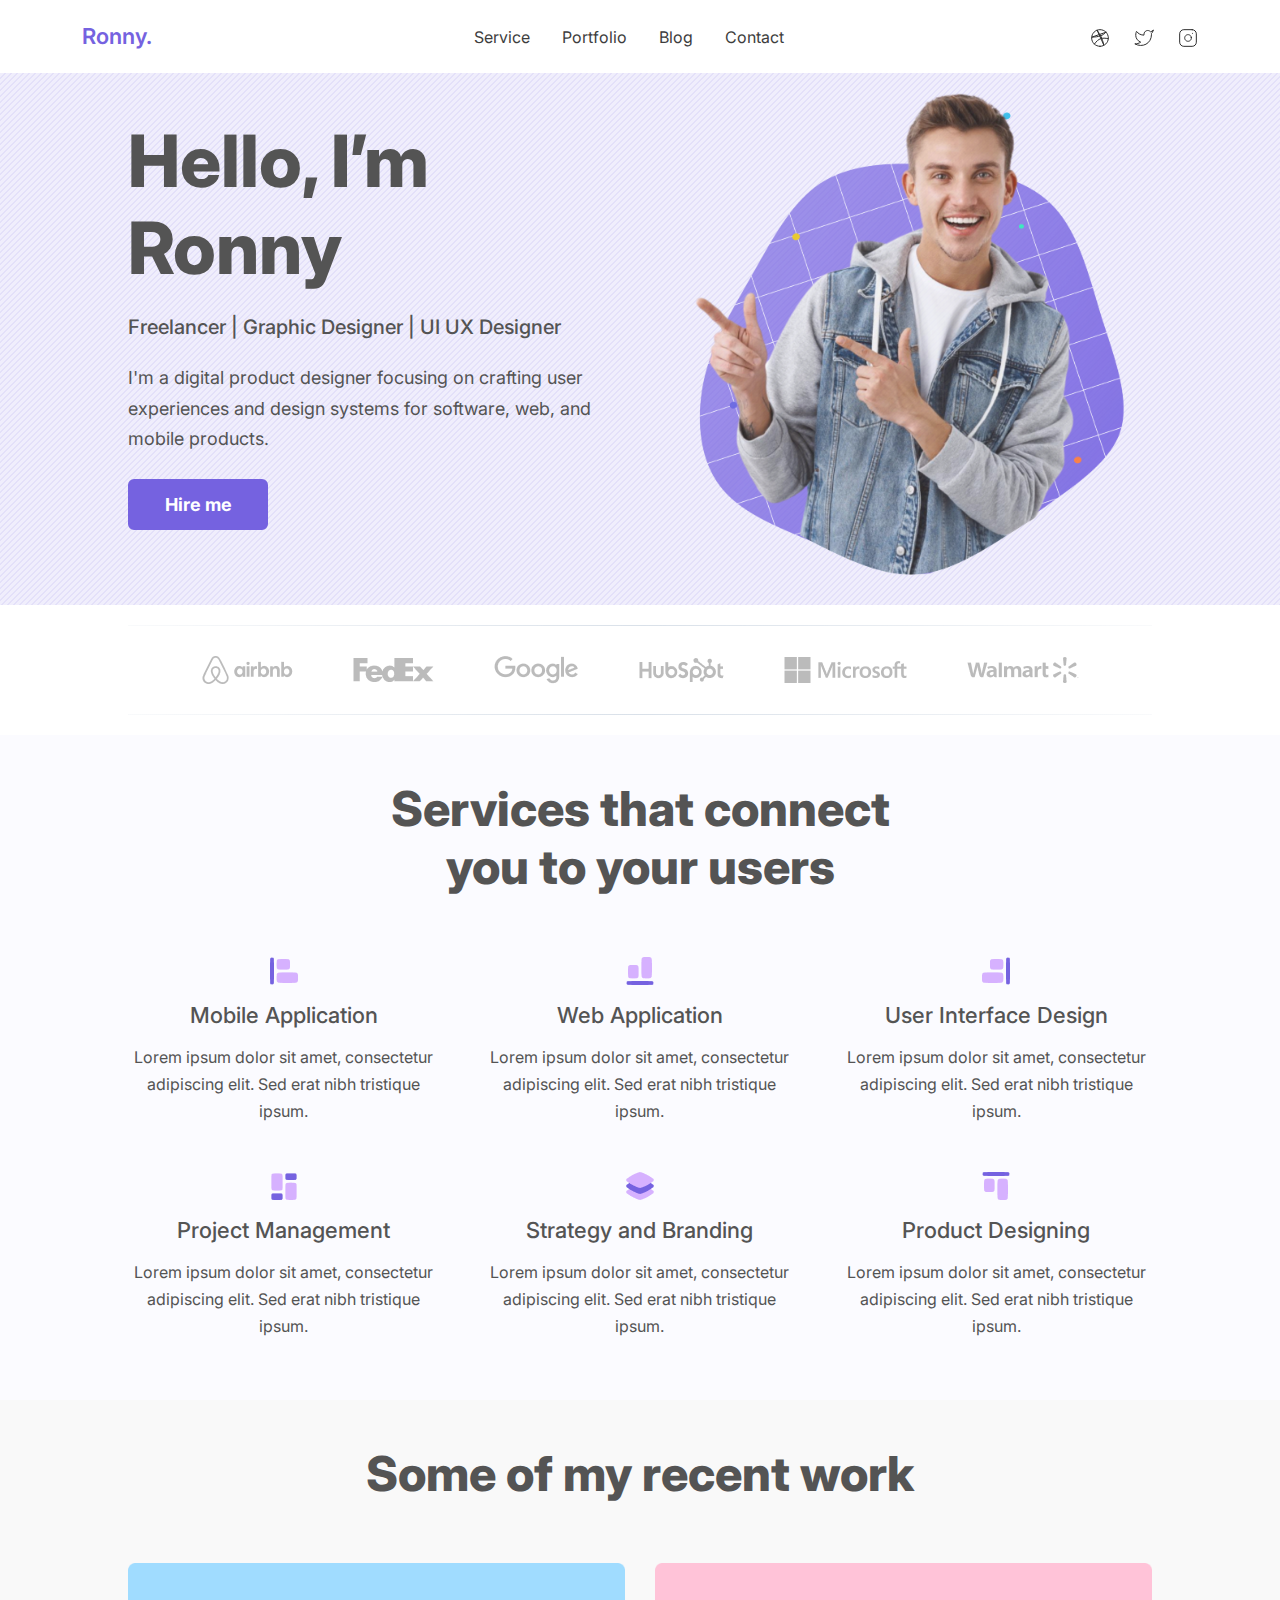
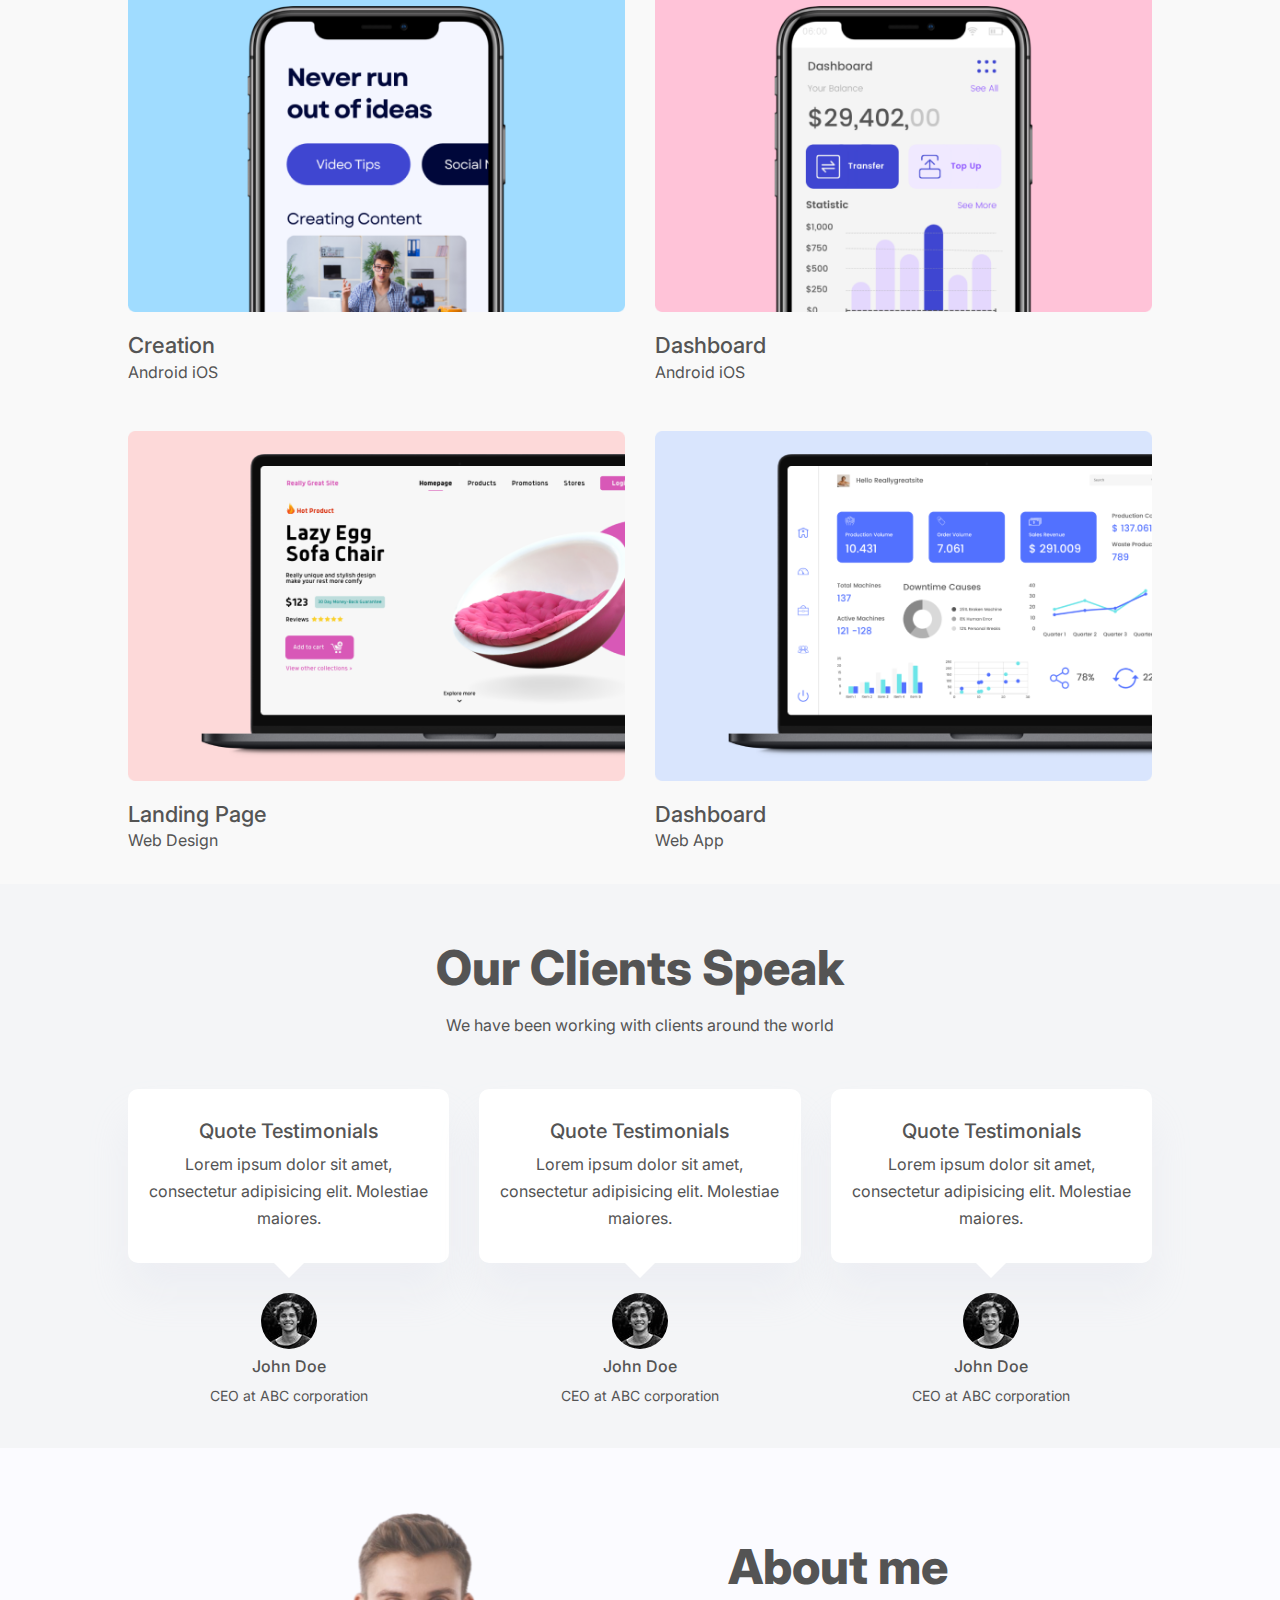
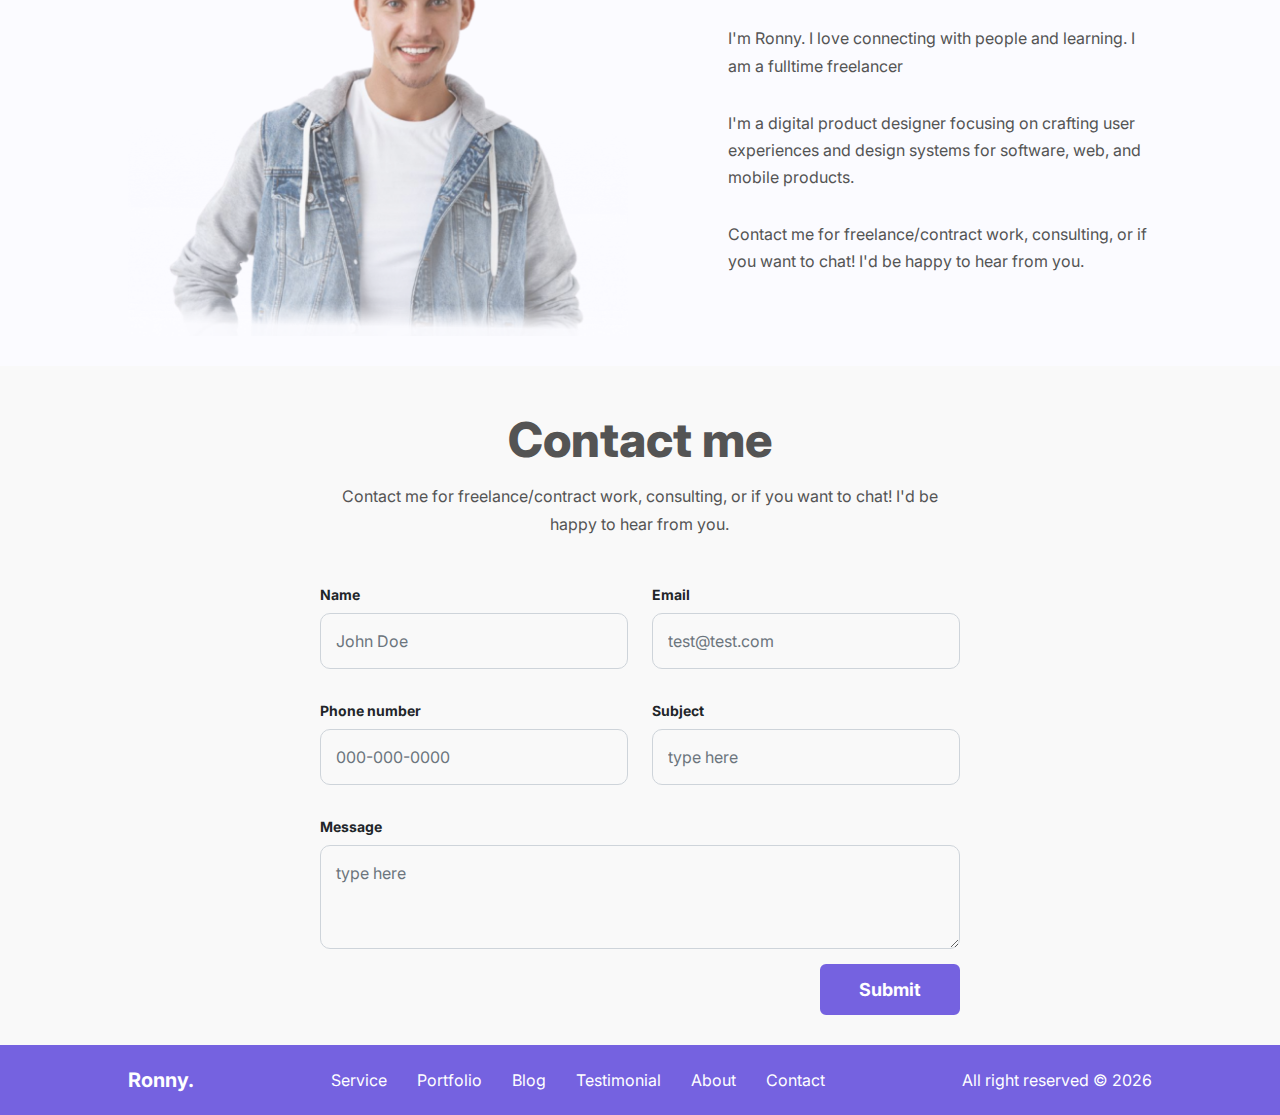
<file: index.html>
<!doctype html>
<html lang="en">

<head>
  <!-- Required meta tags -->
  <meta charset="utf-8">
  <meta name="viewport" content="width=device-width, initial-scale=1">

  <!-- SEO Meta Tags -->
  <meta name="title" content="Your title">
  <meta name="description" content="Your description">
  <meta name="author" content="Your name">

  <!-- OG (Open Graph) meta tags to control how URLs are displayed when shared on social media. -->
  <meta property="og:site_name" content="" /> <!-- website name -->
  <meta property="og:site" content="" /> <!-- website link -->
  <meta property="og:type" content="website" /> <!-- Type of object you’re sharing. (e.g., article, website, etc.) -->
  <meta property="og:title" content="" /> <!-- title shown in the actual shared post -->
  <meta property="og:description" content="" /> <!-- A brief description of the content. -->
  <meta property="og:image" content="" /> <!-- image link, make sure it's jpg -->
  <meta property="og:url" content="" /> <!-- where do you want your post to link to -->
  <meta name="twitter:card" content="summary_large_image">
  <!-- social meta tag that are exclusively used for Twitter -->

  <!-- Webpage Title -->
  <title>Portfolio - UI UX Designer | Freelancer | Backend Developer</title>


  <!-- Styles -->
  <link href="css/bootstrap.min.css" rel="stylesheet"><!-- Bootstrap Styles -->
  <link rel="stylesheet" href="./css/main.css"> <!-- Custom styles -->

</head>

<body>

  <!-- ======= Navigation ======= -->
  <nav class="navbar navbar-expand-lg navbar-light bg-light" id="app-navbar">
    <div class="container">
      <a href="/" class="navbar-brand logo">Ronny.</a>
      <!-- Uncomment below if you prefer to use an image logo -->
      <!-- <a href="index.html" class="logo_img"><img src="assets/img/logo.png" alt=""></a> -->

      <button class="navbar-toggler" type="button" data-bs-toggle="collapse" data-bs-target="#navbarNav">
        <span class="navbar-toggler-icon"></span>
      </button>
      <div class="collapse navbar-collapse" id="navbarNav">
        <ul class="navbar-nav mx-auto mt-2 mt-xl-0">
          <li class="nav-item">
            <a class="nav-link py-1 px-0 px-lg-3 active" href="#Service">Service</a>
          </li>
          <li class="nav-item">
            <a href="#Portfolio" class="nav-link py-1 px-0 px-lg-3">Portfolio</a>
          </li>
          <li class="nav-item">
            <a href="./blog.html" class="nav-link py-1 px-0 px-lg-3">Blog</a>
          </li>
          <li class="nav-item">
            <a href="#Contact" class="nav-link py-1 px-0 px-lg-3">Contact</a>
          </li>
        </ul>
        <div class="social-icons d-flex justify-content-xl-end mt-3 mt-xl-0">
          <a class="nav-link py-1 px-0"><img src="./img/icons/dribbble.svg" alt=""></a>
          <a class="nav-link py-1 px-4"><img src="./img/icons/twitter.svg" alt=""></a>
          <a class="nav-link py-1 px-0"><img src="./img/icons/instagram.svg" alt=""></a>
        </div>
      </div> <!-- .navbar-collapse end -->
    </div> <!-- .container end -->
  </nav> <!-- nav end -->

  <!-- ======= Header ======= -->
  <header class="header">
    <div class="header-container">
      <div class="header-content">
        <h1 class="heading-primary">Hello,
          I’m Ronny</h1>
        <h3 class="header-text">Freelancer | Graphic Designer | UI UX Designer </h3>
        <p class="text-paragraph-18">I'm a digital product designer focusing on crafting user experiences and design
          systems for software, web, and mobile products.</p>
        <a href="" type="button" class="btn btn-primary">Hire me</a>
      </div> <!-- .header-content end -->
      <div class="header-img">
        <img src="./img/portfolio.png" alt="">
      </div> <!-- .header-img end -->
    </div> <!-- .header-container end -->
  </header> <!-- .header end -->

  <!-- ======= Brands ======= -->
  <section class="section-brands">
    <div class="brand-border"></div>
    <div class="brands">
      <img src="./img/brands/Airbnb.png" alt="">
      <img src="./img/brands/FedEx.png" alt="">
      <img src="./img/brands/Google.png" alt="">
      <img src="./img/brands/Hubspot.png" alt="">
      <img src="./img/brands/Microsoft.png" alt="">
      <img src="./img/brands/Walmart.png" alt="">
    </div> <!-- .brands end -->
    <div class="brand-border"></div>
  </section> <!-- .sections-brands end -->

  <!-- ======= Service ======= -->
  <section id="Service" class="service">
    <div class="sub-heading">
      <h2 class="heading-secondary">Services that connect <br> you to your users</h2>
    </div> <!-- .sub-heading end -->
    <div class="service-container">
      <div class="service-card">
        <img src="./img/icons/icon-1.png" alt="">
        <h3 class="heading-tertiary">Mobile Application</h3>
        <p class="text-paragraph-16">Lorem ipsum dolor sit amet, consectetur adipiscing elit. Sed erat nibh tristique
          ipsum.</p>
      </div> <!-- .service-card end -->
      <div class="service-card">
        <img src="./img/icons/icon-2.png" alt="">
        <h3 class="heading-tertiary">Web Application</h3>
        <p class="text-paragraph-16">Lorem ipsum dolor sit amet, consectetur adipiscing elit. Sed erat nibh tristique
          ipsum.</p>
      </div> <!-- .service-card end -->
      <div class="service-card">
        <img src="./img/icons/icon-3.png" alt="">
        <h3 class="heading-tertiary">User Interface Design</h3>
        <p class="text-paragraph-16">Lorem ipsum dolor sit amet, consectetur adipiscing elit. Sed erat nibh tristique
          ipsum.</p>
      </div> <!-- .service-card end -->
      <div class="service-card">
        <img src="./img/icons/icon-4.png" alt="">
        <h3 class="heading-tertiary">Project Management</h3>
        <p class="text-paragraph-16">Lorem ipsum dolor sit amet, consectetur adipiscing elit. Sed erat nibh tristique
          ipsum.</p>
      </div> <!-- .service-card end -->
      <div class="service-card">
        <img src="./img/icons/icon-6.png" alt="">
        <h3 class="heading-tertiary">Strategy and Branding</h3>
        <p class="text-paragraph-16">Lorem ipsum dolor sit amet, consectetur adipiscing elit. Sed erat nibh tristique
          ipsum.</p>
      </div> <!-- .service-card end -->
      <div class="service-card">
        <img src="./img/icons/icon-5.png" alt="">
        <h3 class="heading-tertiary">Product Designing</h3>
        <p class="text-paragraph-16">Lorem ipsum dolor sit amet, consectetur adipiscing elit. Sed erat nibh tristique
          ipsum.</p>
      </div> <!-- .service-card end -->
    </div> <!-- .service-container end -->
  </section> <!-- .service end -->

  <!-- ======= Portfolio ======= -->
  <section id="Portfolio" class="portfolio">
    <div class="sub-heading">
      <h2 class="heading-secondary">Some of my recent work</h2>
    </div> <!-- .sub-heading end -->
    <div class="portfolio-container">
      <div class="portfolio-card">
        <img src="./img/portfolio-1.png" alt="">
        <div class="portfolio-card-content">
          <h3 class="heading-tertiary">Creation</h3>
          <p class="text-paragraph-16">Android iOS</p>
        </div>
      </div> <!-- .portfolio-card end -->
      <div class="portfolio-card">
        <img src="./img/portfolio-2.png" alt="">
        <div class="portfolio-card-content">
          <h3 class="heading-tertiary">Dashboard</h3>
          <p class="text-paragraph-16">Android iOS</p>
        </div>
      </div> <!-- .portfolio-card end -->
      <div class="portfolio-card">
        <img src="./img/portfolio-4.png" alt="">
        <div class="portfolio-card-content">
          <h3 class="heading-tertiary">Landing Page</h3>
          <p class="text-paragraph-16">Web Design</p>
        </div>
      </div> <!-- .portfolio-card end -->
      <div class="portfolio-card">
        <img src="./img/portfolio-3.png" alt="">
        <div class="portfolio-card-content">
          <h3 class="heading-tertiary">Dashboard</h3>
          <p class="text-paragraph-16">Web App</p>
        </div>
      </div> <!-- .portfolio-card end -->
    </div> <!-- .portfolio-container end -->
  </section> <!-- .portfolio end -->

  <!-- ======= Testimonial ======= -->
  <section id="Testimonial" class="testimonial">
    <div class="sub-heading">
      <h2 class="heading-secondary">Our Clients Speak</h2>
      <p class="text-paragraph-16">We have been working with clients around the world</p>
    </div> <!-- .sub-heading end -->
    <div class="testimonial-container">
      <div class="testimonial-card">
        <div class="testimonial-card-box">
          <h3 class="header-text">Quote Testimonials</h3>
          <p class="text-paragraph-16 mt-2">Lorem ipsum dolor sit amet, consectetur adipisicing elit. Molestiae maiores.
          </p>
        </div> <!-- .testimonia-card-box end -->
        <div class="testimonial-card-info">
          <img src="/img/man.jpg" alt="">
          <h6 class="text-paragraph-16 mt-1">John Doe</h6>
          <p class="text-paragraph-14 mt-1">CEO at ABC corporation</p>
        </div> <!-- .testimonia-card-info end -->
      </div> <!-- .testimonia-card end -->
      <div class="testimonial-card">
        <div class="testimonial-card-box">
          <h3 class="header-text">Quote Testimonials</h3>
          <p class="text-paragraph-16 mt-2">Lorem ipsum dolor sit amet, consectetur adipisicing elit. Molestiae maiores.
          </p>
        </div> <!-- .testimonia-card-box end -->
        <div class="testimonial-card-info">
          <img src="/img/man.jpg" alt="">
          <h6 class="text-paragraph-16 mt-1">John Doe</h6>
          <p class="text-paragraph-14 mt-1">CEO at ABC corporation</p>
        </div> <!-- .testimonia-card-info end -->
      </div> <!-- .testimonia-card end -->
      <div class="testimonial-card">
        <div class="testimonial-card-box">
          <h3 class="header-text">Quote Testimonials</h3>
          <p class="text-paragraph-16 mt-2">Lorem ipsum dolor sit amet, consectetur adipisicing elit. Molestiae maiores.
          </p>
        </div> <!-- .testimonia-card-card end -->
        <div class="testimonial-card-info">
          <img src="/img/man.jpg" alt="">
          <h6 class="text-paragraph-16 mt-1">John Doe</h6>
          <p class="text-paragraph-14 mt-1">CEO at ABC corporation</p>
        </div> <!-- .testimonia-card-info end -->
      </div> <!-- .testimonia-card end -->
    </div> <!-- .testimonial-container end -->
  </section> <!-- .testimonial end -->

  <!-- ======= About ======= -->
  <section id="About" class="about">
    <div class="about-container">
      <img src="./img/profile.png" alt="">
      <div class="about-content">
        <h2 class="heading-secondary">About me</h2>
        <p class="text-paragraph-16">I'm Ronny. I love connecting with people and learning. I am a fulltime freelancer
        </p>
        <p class="text-paragraph-16">I'm a digital product designer focusing on crafting user experiences and design
          systems for software, web, and mobile products.</p>
        <p class="text-paragraph-16">Contact me for freelance/contract work, consulting, or if you want to chat! I'd be
          happy to hear from you.</p>
      </div> <!-- .about-content end -->
    </div> <!-- .about-container end -->
  </section> <!-- .about end -->

  <!-- ======= Contact ======= -->
  <section id="Contact" class="contact">
    <div class="sub-heading">
      <h2 class="heading-secondary">Contact me</h2>
      <p class="text-paragraph-16">Contact me for freelance/contract work, consulting, or if you want to chat! I'd be
        happy to hear from you.</p>
    </div> <!-- .sub-heading end -->
    <div class="contact-container">
      <form action="" class="form">
        <div class="contact-row row">
          <div class="contact-input col-md-6">
            <label for="name" class="form-label">Name</label>
            <input type="text" id="name" class="form-control" placeholder="John Doe" required>
          </div> <!-- .contact-input end -->
          <div class="contact-input col-md-6">
            <label for="email" class="form-label">Email</label>
            <input type="text" id="email" class="form-control" placeholder="test@test.com" required>
          </div> <!-- .contact-input end -->
        </div> <!-- .contact-row end -->
        <div class="contact-row row">
          <div class="contact-input col-md-6">
            <label for="number" class="form-label">Phone number</label>
            <input type="number" id="number" class="form-control" placeholder="000-000-0000" required>
          </div> <!-- .contact-input end -->
          <div class="contact-input col-md-6">
            <label for="subject" class="form-label">Subject</label>
            <input type="text" id="subject" class="form-control" placeholder="type here" required>
          </div> <!-- .contact-input end -->
        </div> <!-- .contact-row end -->
        <div class="contact-row row">
          <div class="contact-input">
            <label for="textares" class="form-label">Message</label>
            <textarea type="text" id="textarea" class="form-control" rows="3" placeholder="type here"></textarea>
          </div> <!-- .contact-input end -->
        </div> <!-- .contact-row end -->
        <div class="contact-row d-flex flex-row-reverse">
          <a href="" class="btn btn-primary justify-content-end">Submit</a>
        </div> <!-- .contact-row end -->
      </form> <!-- .form end -->
    </div> <!-- .contact-container end -->
  </section> <!-- .contact end -->

  <!-- ======= Footer ======= -->
  <footer class="footer">
    <div class="footer-container">
      <a href="/" class="footer-logo">Ronny.</a>
      <ul>
        <li>
          <a href="#Service" class="footer-text">Service</a>
        </li>
        <li>
          <a href="#Portfolio" class="footer-text">Portfolio</a>
        </li>
        <li>
          <a class="footer-text">Blog</a>
        </li>
        <li>
          <a href="#Testimonial" class="footer-text">Testimonial</a>
        </li>
        <li>
          <a href="#About" class="footer-text">About</a>
        </li>
        <li>
          <a href="#Contact" class="footer-text">Contact</a>
        </li>
      </ul> <!-- ul end -->
      <div class="footer-copyright">
        <p>All right reserved &copy; <span id="year"></span></p>
      </div> <!-- .footer-copyright end -->
    </div> <!-- .footer-container end -->
  </footer> <!-- .footer end -->

  <!-- ======= Back to top ======= -->
  <a href="#" class="back-to-top d-flex align-items-center justify-content-center"><img src="./img/icons/arrow-up.svg"
      alt=""></a>

  <!-- scripts -->
  <script src="js/bootstrap.min.js"></script> <!-- Bootstrap framework -->
  <script src="./js/app.js"></script> <!-- Custom scripts -->
</body>

</html>
</file>
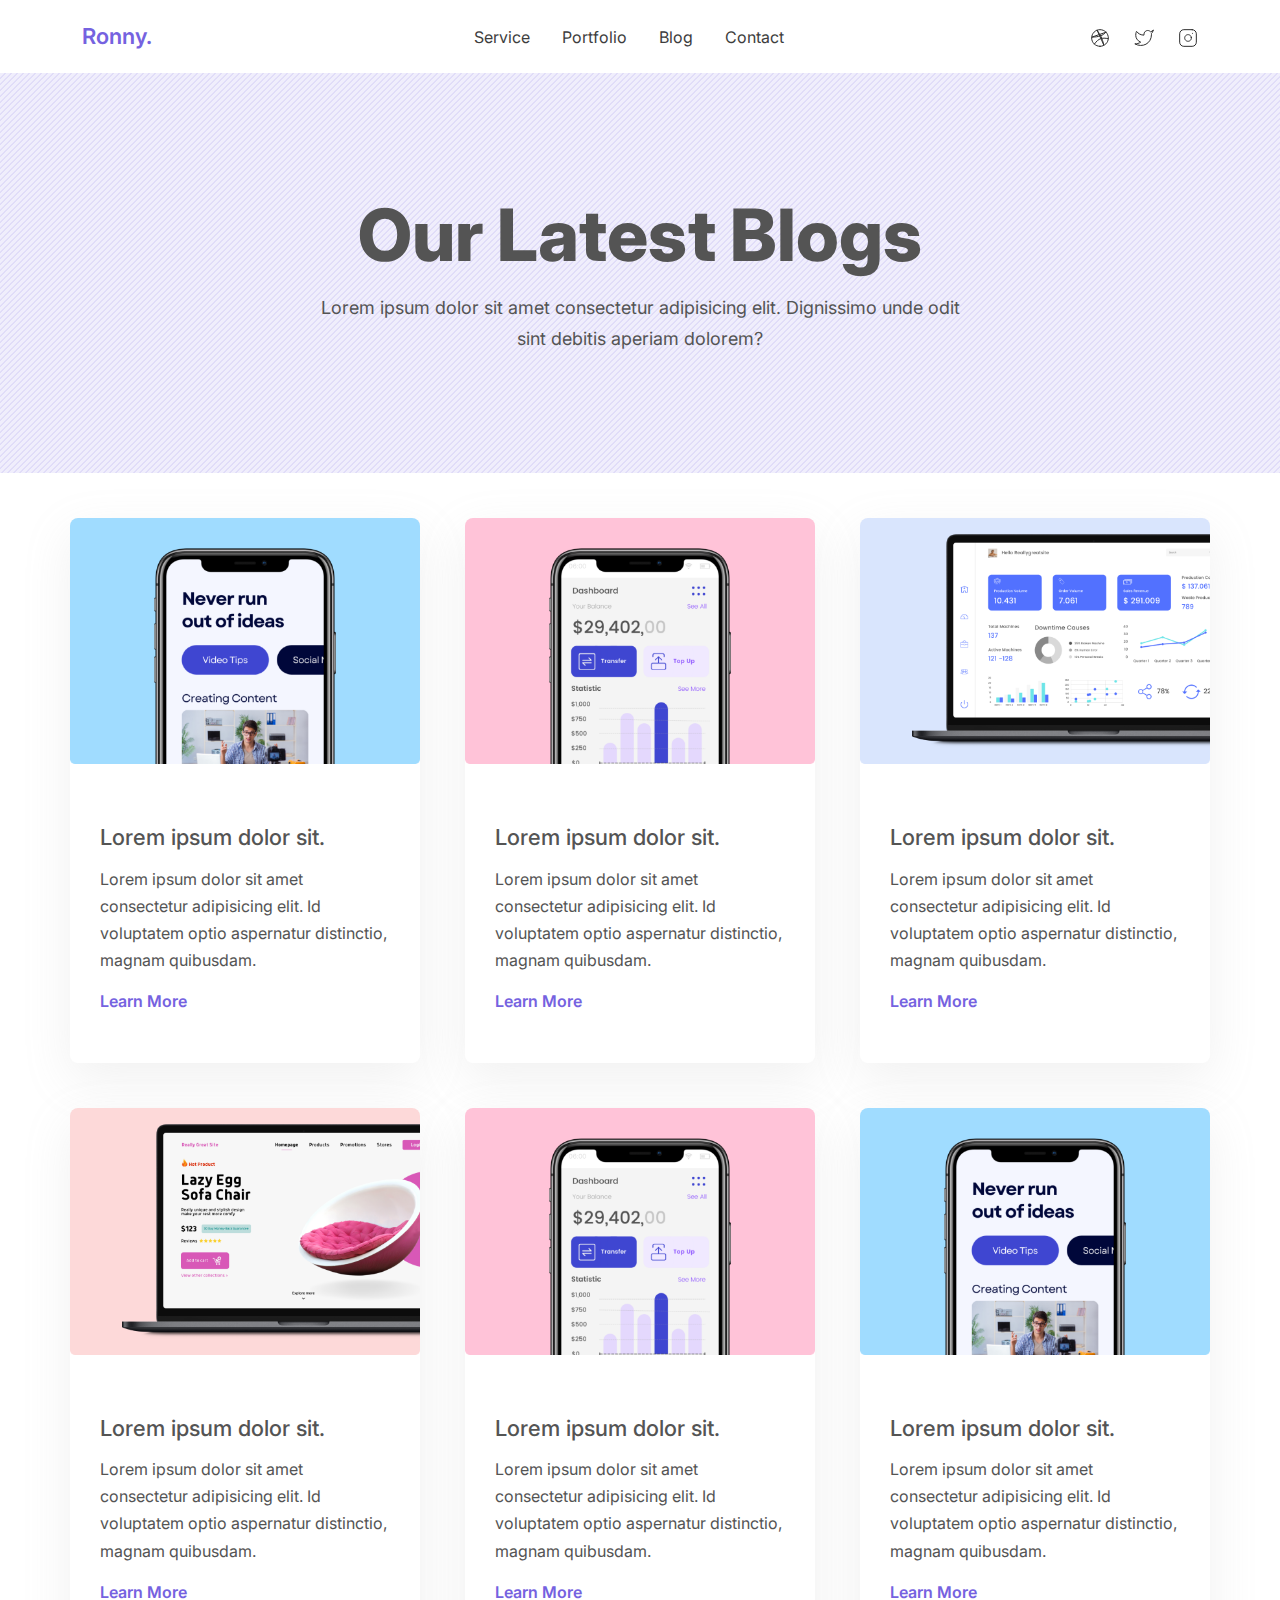
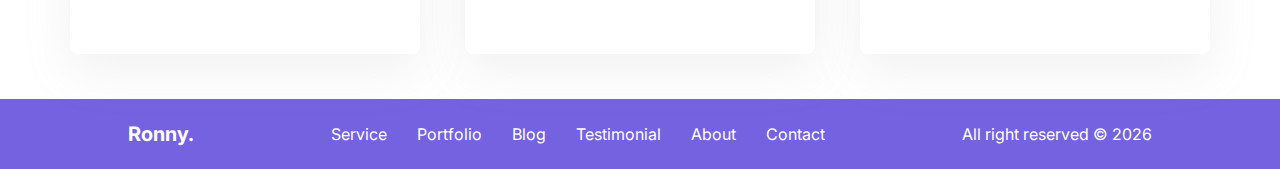
<file: blog.html>
<!doctype html>
<html lang="en">

<head>
    <!-- Required meta tags -->
    <meta charset="utf-8">
    <meta name="viewport" content="width=device-width, initial-scale=1">

    <!-- SEO Meta Tags -->
    <meta name="title" content="Your title">
    <meta name="description" content="Your description">
    <meta name="author" content="Your name">

    <!-- OG (Open Graph) meta tags to control how URLs are displayed when shared on social media. -->
    <meta property="og:site_name" content="" /> <!-- website name -->
    <meta property="og:site" content="" /> <!-- website link -->
    <meta property="og:type" content="website" /> <!-- Type of object you’re sharing. (e.g., article, website, etc.) -->
    <meta property="og:title" content="" /> <!-- title shown in the actual shared post -->
    <meta property="og:description" content="" /> <!-- A brief description of the content. -->
    <meta property="og:image" content="" /> <!-- image link, make sure it's jpg -->
    <meta property="og:url" content="" /> <!-- where do you want your post to link to -->
    <meta name="twitter:card" content="summary_large_image">
    <!-- social meta tag that are exclusively used for Twitter -->

    <!-- Title -->
    <title>Blog Page</title>

    <!-- Styles -->
    <link href="css/bootstrap.min.css" rel="stylesheet"><!-- Bootstrap Styles -->
    <link rel="stylesheet" href="./css/main.css"> <!-- Custom styles -->
</head>

<body>
    <!-- ======= Navigation ======= -->
    <nav class="navbar navbar-expand-lg navbar-light bg-light" id="app-navbar">
        <div class="container">
            <a href="/" class="navbar-brand logo">Ronny.</a>
            <button class="navbar-toggler" type="button" data-bs-toggle="collapse" data-bs-target="#navbarNav">
                <span class="navbar-toggler-icon"></span>
            </button>
            <div class="collapse navbar-collapse" id="navbarNav">
                <ul class="navbar-nav mx-auto mt-2 mt-xl-0">
                    <li class="nav-item">
                        <a class="nav-link py-1 px-0 px-lg-3 active" href="./index.html">Service</a>
                    </li>
                    <li class="nav-item">
                        <a href="./index.html" class="nav-link py-1 px-0 px-lg-3">Portfolio</a>
                    </li>
                    <li class="nav-item">
                        <a class="nav-link py-1 px-0 px-lg-3">Blog</a>
                    </li>
                    <li class="nav-item">
                        <a href="./index.html" class="nav-link py-1 px-0 px-lg-3">Contact</a>
                    </li>
                </ul>
                <div class="social-icons d-flex justify-content-xl-end mt-3 mt-xl-0">
                    <a class="nav-link py-1 px-0"><img src="./img/icons/dribbble.svg" alt=""></a>
                    <a class="nav-link py-1 px-4"><img src="./img/icons/twitter.svg" alt=""></a>
                    <a class="nav-link py-1 px-0"><img src="./img/icons/instagram.svg" alt=""></a>
                </div>
            </div>
        </div>
    </nav>

    <!-- ======= Blog ======= -->
    <main class="blog">
        <section class="blog-header">
            <div class="blog-heading">
                <h1 class="heading-primary">Our Latest Blogs</h1>
                <p class="text-paragraph-18">Lorem ipsum dolor sit amet consectetur adipisicing elit. Dignissimo unde
                    odit sint debitis aperiam dolorem?</p>
            </div> <!-- .blog_heading end -->
        </section> <!-- .blog-header end -->
        <section class="blog_cards">
            <div class="blog_card">
                <img src="./img/portfolio-1.png" class="blog_card_img" alt="">
                <div class="blog_card_content">
                    <h3 class="heading-tertiary blog_card_heading">Lorem ipsum dolor sit.</h3>
                    <p class="text-paragraph-16 blog_card_text">Lorem ipsum dolor sit amet consectetur adipisicing elit.
                        Id
                        voluptatem optio aspernatur distinctio, magnam quibusdam.
                    </p>
                    <a href="" class="blog_card_text_link">Learn More</a>
                </div> <!-- .blog_card_content end -->
            </div> <!-- .blog_card end -->
            <div class="blog_card">
                <img src="./img/portfolio-2.png" class="blog_card_img" alt="">
                <div class="blog_card_content">
                    <h3 class="heading-tertiary blog_card_heading">Lorem ipsum dolor sit.</h3>
                    <p class="text-paragraph-16 blog_card_text">Lorem ipsum dolor sit amet consectetur adipisicing elit.
                        Id
                        voluptatem optio aspernatur distinctio, magnam quibusdam.
                    </p>
                    <a href="" class="blog_card_text_link">Learn More</a>
                </div> <!-- .blog_card end -->
            </div> <!-- .blog_card end -->
            <div class="blog_card">
                <img src="./img/portfolio-3.png" class="blog_card_img" alt="">
                <div class="blog_card_content">
                    <h3 class="heading-tertiary blog_card_heading">Lorem ipsum dolor sit.</h3>
                    <p class="text-paragraph-16 blog_card_text">Lorem ipsum dolor sit amet consectetur adipisicing elit.
                        Id
                        voluptatem optio aspernatur distinctio, magnam quibusdam.
                    </p>
                    <a href="" class="blog_card_text_link">Learn More</a>
                </div> <!-- .blog_card end -->
            </div> <!-- .blog_card end -->
            <div class="blog_card">
                <img src="./img/portfolio-4.png" class="blog_card_img" alt="">
                <div class="blog_card_content">
                    <h3 class="heading-tertiary blog_card_heading">Lorem ipsum dolor sit.</h3>
                    <p class="text-paragraph-16 blog_card_text">Lorem ipsum dolor sit amet consectetur adipisicing elit.
                        Id voluptatem optio aspernatur distinctio, magnam quibusdam.
                    </p>
                    <a href="" class="blog_card_text_link">Learn More</a>
                </div> <!-- .blog_card_content end -->
            </div> <!-- .blog_card end -->
            <div class="blog_card">
                <img src="./img/portfolio-2.png" class="blog_card_img" alt="">
                <div class="blog_card_content">
                    <h3 class="heading-tertiary blog_card_heading">Lorem ipsum dolor sit.</h3>
                    <p class="text-paragraph-16 blog_card_text">Lorem ipsum dolor sit amet consectetur adipisicing elit.
                        Id voluptatem optio aspernatur distinctio, magnam quibusdam.
                    </p>
                    <a href="" class="blog_card_text_link">Learn More</a>
                </div> <!-- .blog_card_content end -->
            </div> <!-- .blog_card end -->
            <div class="blog_card">
                <img src="./img/portfolio-1.png" class="blog_card_img" alt="">
                <div class="blog_card_content">
                    <h3 class="heading-tertiary blog_card_heading">Lorem ipsum dolor sit.</h3>
                    <p class="text-paragraph-16 blog_card_text">Lorem ipsum dolor sit amet consectetur adipisicing elit.
                        Id voluptatem optio aspernatur distinctio, magnam quibusdam.
                    </p>
                    <a href="" class="blog_card_text_link">Learn More</a>
                </div> <!-- .blog_card_content end -->
            </div> <!-- .blog_card end -->
        </section> <!-- .blog-cards end -->
    </main> <!-- .blog end -->

    <!-- ======= Footer ======= -->
    <footer class="footer">
        <div class="footer-container">
            <a href="/" class="footer-logo">Ronny.</a>
            <ul>
                <li>
                    <a href="" class="footer-text">Service</a>
                </li>
                <li>
                    <a href="" class="footer-text">Portfolio</a>
                </li>
                <li>
                    <a class="footer-text">Blog</a>
                </li>
                <li>
                    <a href="" class="footer-text">Testimonial</a>
                </li>
                <li>
                    <a href="" class="footer-text">About</a>
                </li>
                <li>
                    <a href="" class="footer-text">Contact</a>
                </li>
            </ul> <!-- ul end -->
            <div class="footer-copyright">
                <p>All right reserved &copy; <span id="year"></span></p>
            </div> <!-- .footer-copyright end -->
        </div> <!-- .footer-container end -->
    </footer> <!-- .footer end -->

    <!----------- footer Ends------------->

    <!-- ======= Back to top ======= -->
    <a href="#" class="back-to-top d-flex align-items-center justify-content-center"><img src="./img/icons/arrow-up.svg"
            alt=""></a>

    <!-- scripts -->
    <script src="js/bootstrap.min.js"></script> <!-- Bootstrap framework -->
    <script src="./js/app.js"></script> <!-- Custom scripts -->

</body>

</html>
</file>
<file: css/main.css>
@import url("https://fonts.googleapis.com/css2?family=Inter:wght@200;300;400;500;600;700;800;900&display=swap");
*,
*::after,
*::before {
  margin: 0;
  padding: 0;
  -webkit-box-sizing: inherit;
          box-sizing: inherit;
}

html {
  -webkit-box-sizing: border-box;
          box-sizing: border-box;
}

::-moz-selection {
  background-color: #23c0ff;
  color: #fff;
}

::selection {
  background-color: #23c0ff;
  color: #fff;
}

a {
  text-decoration: none;
}

ul {
  list-style-type: none;
}

.sub-heading {
  display: -webkit-box;
  display: -ms-flexbox;
  display: flex;
  -webkit-box-pack: center;
      -ms-flex-pack: center;
          justify-content: center;
  -webkit-box-align: center;
      -ms-flex-align: center;
          align-items: center;
  gap: 15px;
  width: 60%;
  margin: 15px auto;
  margin-bottom: 30px;
  text-align: center;
  -webkit-box-orient: vertical;
  -webkit-box-direction: normal;
      -ms-flex-direction: column;
          flex-direction: column;
}

@media only screen and (max-width: 56.25em) {
  .sub-heading {
    width: 80%;
  }
}

.sub-heading p {
  width: 80%;
}

@media only screen and (max-width: 56.25em) {
  .sub-heading p {
    width: 100%;
  }
}

/* Customize website's scrollbar like Mac OS
Not supports in Firefox and IE */
/* total width */
body::-webkit-scrollbar {
  background-color: #fff;
  width: 16px;
}

/* background of the scrollbar except button or resizer */
body::-webkit-scrollbar-track {
  background-color: #fff;
}

/* scrollbar itself */
body::-webkit-scrollbar-thumb {
  background-color: #babac0;
  border-radius: 16px;
  border: 4px solid #fff;
}

/* set button(top and bottom of the scrollbar) */
body::-webkit-scrollbar-button {
  display: none;
}

/* ======= back-to-top ======= */
.back-to-top {
  position: fixed;
  visibility: hidden;
  opacity: 0;
  right: 15px;
  bottom: 15px;
  z-index: 996;
  background: #7562E0;
  width: 40px;
  height: 40px;
  border-radius: 4px;
  -webkit-transition: all 0.4s;
  transition: all 0.4s;
}

.back-to-top i {
  font-size: 24px;
  color: #fff;
  line-height: 0;
}

.back-to-top:hover {
  background: #5e4eb3;
  color: #fff;
}

.back-to-top.active {
  visibility: visible;
  opacity: 1;
}

.logo {
  font-family: "Inter", sans-serif;
  color: #7562E0 !important;
  font-size: 22px;
  font-weight: 600;
}

.logo img {
  width: 120px;
}

.heading-primary {
  font-family: "Inter", sans-serif;
  color: #545454;
  font-size: 72px;
  font-weight: 800;
}

@media only screen and (max-width: 75em) {
  .heading-primary {
    font-size: 60px;
  }
}

@media only screen and (max-width: 56.25em) {
  .heading-primary {
    font-size: 45px;
  }
}

@media only screen and (max-width: 37.5em) {
  .heading-primary {
    font-size: 35px;
  }
}

.heading-secondary {
  font-family: "Inter", sans-serif;
  color: #545454;
  font-size: 48px;
  font-weight: 800;
}

@media only screen and (max-width: 75em) {
  .heading-secondary {
    font-size: 40px;
  }
}

@media only screen and (max-width: 56.25em) {
  .heading-secondary {
    font-size: 30px;
  }
}

@media only screen and (max-width: 37.5em) {
  .heading-secondary {
    font-size: 26px;
  }
}

.heading-tertiary {
  font-family: "Inter", sans-serif;
  color: #545454;
  font-size: 22px;
  font-weight: 500;
}

@media only screen and (max-width: 75em) {
  .heading-tertiary {
    font-size: 20px;
  }
}

.heading-tertiary-22 {
  font-family: "Inter", sans-serif;
  color: #545454;
  font-size: 22px;
  font-weight: 600;
}

@media only screen and (max-width: 75em) {
  .heading-tertiary-22 {
    font-size: 22px;
  }
}

@media only screen and (max-width: 56.25em) {
  .heading-tertiary-22 {
    font-size: 22px;
  }
}

@media only screen and (max-width: 37.5em) {
  .heading-tertiary-22 {
    font-size: 20px;
  }
}

.header-text {
  margin: 0;
  padding: 0;
  font-family: "Inter", sans-serif;
  color: #545454;
  font-size: 20px;
  font-weight: 500;
}

.text-paragraph-18 {
  font-family: "Inter", sans-serif;
  color: #545454;
  line-height: 1.7;
  font-size: 18px;
}

.text-paragraph-16 {
  font-family: "Inter", sans-serif;
  color: #545454;
  line-height: 1.7;
  font-size: 16px;
}

.text-paragraph-14 {
  font-family: "Inter", sans-serif;
  color: #545454;
  line-height: 1.7;
  font-size: 14px;
}

.btn {
  position: relative;
  display: inline-block;
  font-family: "Inter", sans-serif;
}

.btn-primary {
  background: #7562E0;
  color: #fff;
  font-weight: bold;
  width: 140px;
  padding: 10px;
  border-radius: 6px;
  border: 2px solid #7562E0;
  text-align: center;
  font-size: 18px;
}

.btn-primary:hover {
  border-color: #5e4eb3;
  background-color: #5e4eb3;
}

@media only screen and (max-width: 37.5em) {
  .btn-primary {
    font-size: 16px;
    width: 120px;
    padding: 8px;
  }
}

.btn-primary:focus {
  -webkit-box-shadow: none;
          box-shadow: none;
}

.btn-primary:active {
  color: #fff;
  background-color: #5e4eb3 !important;
  border-color: #5e4eb3 !important;
}

.btn-primary:active:focus {
  -webkit-box-shadow: none;
          box-shadow: none;
}

.nav-link {
  cursor: pointer;
  font-family: "Inter", sans-serif !important;
  color: #3d3d3d !important;
  font-size: 16px;
}

#app-navbar .navbar-toggler {
  border-color: transparent !important;
}

.navbar-toggler:focus {
  -webkit-box-shadow: none;
          box-shadow: none;
}

#app-navbar {
  padding: 15px 0 !important;
  background-color: #fff !important;
  -webkit-backdrop-filter: blur(30px);
          backdrop-filter: blur(30px);
  -webkit-transition: all 0.3s ease-in-out;
  transition: all 0.3s ease-in-out;
}

.nav-link:hover {
  color: #7562E0 !important;
}

h1, h2, h3, h4, h5, h6, p {
  margin: 0 !important;
  padding: 0 !important;
}

.social-icons a img {
  -webkit-transition: all .15s ease-in;
  transition: all .15s ease-in;
}

.social-icons a img:hover {
  opacity: 0.9;
  -webkit-transform: translateY(-2px) scale(1.1);
          transform: translateY(-2px) scale(1.1);
}

.footer {
  background-color: #7562e0;
  color: #fff;
  padding: 20px 0;
  text-align: center;
}

.footer-logo {
  color: #fff;
  font-weight: bold;
  font-family: "Inter", sans-serif;
  font-size: 20px;
}

.footer-logo:hover {
  color: #f9f9f9;
}

.footer-container {
  width: 80%;
  margin: 0 auto;
  display: -webkit-box;
  display: -ms-flexbox;
  display: flex;
  -webkit-box-pack: justify;
      -ms-flex-pack: justify;
          justify-content: space-between;
  -webkit-box-align: center;
      -ms-flex-align: center;
          align-items: center;
  font-family: "Inter", sans-serif;
}

@media only screen and (max-width: 56.25em) {
  .footer-container {
    -webkit-box-orient: vertical;
    -webkit-box-direction: normal;
        -ms-flex-direction: column;
            flex-direction: column;
    gap: 40px;
  }
}

.footer-container ul {
  list-style: none;
  display: -webkit-box;
  display: -ms-flexbox;
  display: flex;
  -webkit-box-pack: center;
      -ms-flex-pack: center;
          justify-content: center;
  -webkit-box-align: center;
      -ms-flex-align: center;
          align-items: center;
  padding: 0;
  margin: 0;
  gap: 30px;
}

@media only screen and (max-width: 56.25em) {
  .footer-container ul {
    -webkit-box-orient: vertical;
    -webkit-box-direction: normal;
        -ms-flex-direction: column;
            flex-direction: column;
  }
}

.footer-container ul li a {
  color: #fff;
  text-decoration: none;
}

.footer-container ul li a:hover {
  text-decoration: underline;
}

.about {
  width: 100%;
  padding: 30px 0;
  background-color: #FBFBFF;
}

.about-container {
  width: 80%;
  margin: 0 auto;
  display: -webkit-box;
  display: -ms-flexbox;
  display: flex;
  -webkit-box-pack: center;
      -ms-flex-pack: center;
          justify-content: center;
  -webkit-box-align: center;
      -ms-flex-align: center;
          align-items: center;
  gap: 100px;
}

@media only screen and (max-width: 56.25em) {
  .about-container {
    gap: 40px;
    -webkit-box-orient: vertical;
    -webkit-box-direction: normal;
        -ms-flex-direction: column;
            flex-direction: column;
  }
}

.about img {
  max-width: 500px;
  width: 100%;
}

.about-content {
  display: -webkit-box;
  display: -ms-flexbox;
  display: flex;
  -webkit-box-orient: vertical;
  -webkit-box-direction: normal;
      -ms-flex-direction: column;
          flex-direction: column;
  -webkit-box-pack: center;
      -ms-flex-pack: center;
          justify-content: center;
  -webkit-box-align: start;
      -ms-flex-align: start;
          align-items: flex-start;
  gap: 30px;
}

.header {
  position: relative;
  width: 100%;
  background-color: #f0eefc;
  padding-bottom: 30px;
}

.header::before {
  content: '';
  position: absolute;
  top: 0;
  left: 0;
  width: 100%;
  height: 100%;
  background-image: url("data:image/svg+xml,%3Csvg width='6' height='6' viewBox='0 0 6 6' xmlns='http://www.w3.org/2000/svg'%3E%3Cg fill='%237562E0' fill-opacity='0.2' fill-rule='evenodd'%3E%3Cpath d='M5 0h1L0 6V5zM6 5v1H5z'/%3E%3C/g%3E%3C/svg%3E");
}

.header-container {
  position: relative;
  z-index: 1;
  width: 80%;
  margin: 0 auto;
  display: -webkit-box;
  display: -ms-flexbox;
  display: flex;
  -webkit-box-pack: center;
      -ms-flex-pack: center;
          justify-content: center;
  -webkit-box-align: center;
      -ms-flex-align: center;
          align-items: center;
  gap: 50px;
}

@media only screen and (max-width: 56.25em) {
  .header-container {
    -webkit-box-orient: vertical;
    -webkit-box-direction: normal;
        -ms-flex-direction: column;
            flex-direction: column;
    gap: 30px;
  }
}

@media only screen and (max-width: 37.5em) {
  .header-container {
    width: 100%;
    padding: 0 20px;
  }
}

.header-content {
  width: 100%;
  display: -webkit-box;
  display: -ms-flexbox;
  display: flex;
  -webkit-box-pack: center;
      -ms-flex-pack: center;
          justify-content: center;
  -webkit-box-align: start;
      -ms-flex-align: start;
          align-items: flex-start;
  -webkit-box-orient: vertical;
  -webkit-box-direction: normal;
      -ms-flex-direction: column;
          flex-direction: column;
  gap: 24px;
}

@media only screen and (max-width: 56.25em) {
  .header-content {
    -webkit-box-ordinal-group: 3;
        -ms-flex-order: 2;
            order: 2;
  }
}

.header-img {
  width: 100%;
  margin-top: 15px;
}

.header-img img {
  width: 100%;
}

@media only screen and (max-width: 56.25em) {
  .header-img {
    -webkit-box-ordinal-group: 2;
        -ms-flex-order: 1;
            order: 1;
  }
}

.section-brands {
  width: 100%;
  padding: 20px 0;
  display: -webkit-box;
  display: -ms-flexbox;
  display: flex;
  -webkit-box-pack: center;
      -ms-flex-pack: center;
          justify-content: center;
  -webkit-box-align: center;
      -ms-flex-align: center;
          align-items: center;
  -webkit-box-orient: vertical;
  -webkit-box-direction: normal;
      -ms-flex-direction: column;
          flex-direction: column;
}

.brand-border {
  width: 80%;
  margin: auto;
  height: 1px;
  background: -webkit-gradient(linear, left top, right top, from(rgba(192, 204, 218, 0.1)), color-stop(50.38%, rgba(192, 204, 218, 0.6)), to(rgba(192, 204, 218, 0.1)));
  background: linear-gradient(90deg, rgba(192, 204, 218, 0.1) 0%, rgba(192, 204, 218, 0.6) 50.38%, rgba(192, 204, 218, 0.1) 100%);
}

.brands {
  width: 70%;
  margin: 30px auto;
  display: -webkit-box;
  display: -ms-flexbox;
  display: flex;
  -webkit-box-pack: center;
      -ms-flex-pack: center;
          justify-content: center;
  gap: 60px;
  -webkit-box-align: center;
      -ms-flex-align: center;
          align-items: center;
  -ms-flex-wrap: wrap;
      flex-wrap: wrap;
}

@media only screen and (max-width: 37.5em) {
  .brands {
    width: 90%;
  }
}

.brands img {
  cursor: pointer;
  opacity: 0.5;
  -webkit-transition: all 0.25s;
  transition: all 0.25s;
}

.brands img:hover {
  opacity: 1;
}

@media only screen and (max-width: 37.5em) {
  .brands img {
    width: 70px;
  }
}

.service {
  width: 100%;
  padding: 30px 0;
  background-color: #FBFBFF;
}

.service-container {
  padding: 30px 0;
  width: 80%;
  margin: 0 auto;
  display: -ms-grid;
  display: grid;
  -webkit-box-pack: center;
      -ms-flex-pack: center;
          justify-content: center;
  -webkit-box-align: center;
      -ms-flex-align: center;
          align-items: center;
  -ms-grid-columns: (1fr)[3];
      grid-template-columns: repeat(3, 1fr);
  gap: 45px;
}

@media only screen and (max-width: 56.25em) {
  .service-container {
    -ms-grid-columns: (1fr)[2];
        grid-template-columns: repeat(2, 1fr);
  }
}

@media only screen and (max-width: 37.5em) {
  .service-container {
    width: 80%;
    padding: 20px 0;
    -ms-grid-columns: (1fr)[1];
        grid-template-columns: repeat(1, 1fr);
  }
}

.service-card {
  margin: 0 auto;
  display: -webkit-box;
  display: -ms-flexbox;
  display: flex;
  -webkit-box-pack: center;
      -ms-flex-pack: center;
          justify-content: center;
  -webkit-box-align: center;
      -ms-flex-align: center;
          align-items: center;
  -webkit-box-orient: vertical;
  -webkit-box-direction: normal;
      -ms-flex-direction: column;
          flex-direction: column;
  gap: 15px;
  text-align: center;
}

.portfolio {
  width: 100%;
  padding: 30px 0;
  background-color: #F9F9F9;
}

.portfolio-container {
  width: 80%;
  margin: 0 auto;
  margin-top: 60px;
  display: -ms-grid;
  display: grid;
  -ms-grid-columns: (1fr)[2];
      grid-template-columns: repeat(2, 1fr);
  gap: 30px;
  row-gap: 45px;
}

@media only screen and (max-width: 37.5em) {
  .portfolio-container {
    -ms-grid-columns: (1fr)[1];
        grid-template-columns: repeat(1, 1fr);
  }
}

.portfolio-card {
  position: relative;
  width: 100%;
  height: 100%;
  cursor: pointer;
}

.portfolio-card img {
  position: relative;
  width: 100%;
  -webkit-transition: all .15s ease-in;
  transition: all .15s ease-in;
}

.portfolio-card img:hover {
  -webkit-filter: brightness(80%);
          filter: brightness(80%);
}

.portfolio-card-content {
  padding-top: 20px;
  display: -webkit-box;
  display: -ms-flexbox;
  display: flex;
  -webkit-box-orient: vertical;
  -webkit-box-direction: normal;
      -ms-flex-direction: column;
          flex-direction: column;
}

.testimonial {
  position: relative;
  width: 100%;
  background-color: #F4F5F7;
  padding: 40px 0;
}

.testimonial-container {
  position: relative;
  width: 80%;
  margin: 0 auto;
  margin-top: 50px;
  display: -ms-grid;
  display: grid;
  -webkit-box-pack: center;
      -ms-flex-pack: center;
          justify-content: center;
  -webkit-box-align: center;
      -ms-flex-align: center;
          align-items: center;
  -ms-grid-columns: (1fr)[3];
      grid-template-columns: repeat(3, 1fr);
  gap: 30px;
  row-gap: 45px;
}

@media only screen and (max-width: 56.25em) {
  .testimonial-container {
    -ms-grid-columns: (1fr)[1];
        grid-template-columns: repeat(1, 1fr);
  }
}

.testimonial-card {
  position: relative;
  display: -webkit-box;
  display: -ms-flexbox;
  display: flex;
  -webkit-box-pack: center;
      -ms-flex-pack: center;
          justify-content: center;
  -webkit-box-align: center;
      -ms-flex-align: center;
          align-items: center;
  gap: 30px;
  -webkit-box-orient: vertical;
  -webkit-box-direction: normal;
      -ms-flex-direction: column;
          flex-direction: column;
  text-align: center;
  max-width: 350px;
  width: 100%;
  margin: 0 auto;
}

.testimonial-card img {
  width: 56px;
  border-radius: 50%;
}

.testimonial-card-box {
  position: relative;
  border-radius: 10px;
  background-color: #fff;
  padding: 30px 20px;
  -webkit-box-shadow: 0px 30px 40px rgba(212, 217, 232, 0.2);
          box-shadow: 0px 30px 40px rgba(212, 217, 232, 0.2);
}

.testimonial-card-box::before {
  content: '';
  position: absolute;
  bottom: -15px;
  left: 50%;
  -webkit-transform: translateX(-50%);
          transform: translateX(-50%);
  width: 0;
  height: 0;
  border-left: 15px solid transparent;
  border-right: 15px solid transparent;
  border-top: 15px solid #fff;
}

.contact {
  width: 100%;
  padding: 30px 0;
  background-color: #F9F9F9 !important;
}

.contact-container {
  width: 50%;
  margin: 0 auto;
}

@media only screen and (max-width: 56.25em) {
  .contact-container {
    width: 70%;
  }
}

@media only screen and (max-width: 37.5em) {
  .contact-container {
    width: 100%;
    padding: 30px 20px;
  }
}

.contact-input {
  margin: 15px 0;
}

.contact-input label {
  font-family: "Inter", sans-serif;
  font-weight: bold;
  font-size: 14px;
}

.contact-input input, .contact-input textarea {
  padding: 15px;
  font-family: "Inter", sans-serif;
  border-radius: 10px;
  background-color: transparent;
}

.contact-input input:focus, .contact-input textarea:focus {
  -webkit-box-shadow: none;
          box-shadow: none;
  border-color: rgba(117, 98, 224, 0.8);
}

.blog {
  position: relative;
}

.blog-header {
  position: relative;
  width: 100%;
  height: 400px;
  padding: 45px 0;
  text-align: center;
  display: -webkit-box;
  display: -ms-flexbox;
  display: flex;
  -webkit-box-pack: center;
      -ms-flex-pack: center;
          justify-content: center;
  -webkit-box-align: center;
      -ms-flex-align: center;
          align-items: center;
}

.blog-header::before {
  position: absolute;
  content: '';
  top: 0;
  left: 0;
  bottom: 0;
  right: 0;
  z-index: -1;
  background-color: #f0eefc;
  background-image: url("data:image/svg+xml,%3Csvg width='6' height='6' viewBox='0 0 6 6' xmlns='http://www.w3.org/2000/svg'%3E%3Cg fill='%237562E0' fill-opacity='0.25' fill-rule='evenodd'%3E%3Cpath d='M5 0h1L0 6V5zM6 5v1H5z'/%3E%3C/g%3E%3C/svg%3E");
}

.blog-heading {
  width: 50%;
  display: -ms-grid;
  display: grid;
  gap: 15px;
}

@media only screen and (max-width: 75em) {
  .blog-heading {
    width: 80%;
  }
}

.blog_cards {
  width: 90%;
  padding: 45px 0;
  margin: 0 auto;
  display: -webkit-box;
  display: -ms-flexbox;
  display: flex;
  -webkit-box-pack: center;
      -ms-flex-pack: center;
          justify-content: center;
  -webkit-box-align: center;
      -ms-flex-align: center;
          align-items: center;
  gap: 45px;
  -ms-flex-wrap: wrap;
      flex-wrap: wrap;
}

.blog_card {
  position: relative;
  padding-bottom: 20px;
  max-width: 350px;
  width: 100%;
  display: -webkit-box;
  display: -ms-flexbox;
  display: flex;
  -webkit-box-pack: center;
      -ms-flex-pack: center;
          justify-content: center;
  -webkit-box-align: start;
      -ms-flex-align: start;
          align-items: flex-start;
  gap: 30px;
  -webkit-box-orient: vertical;
  -webkit-box-direction: normal;
      -ms-flex-direction: column;
          flex-direction: column;
  background-color: #fff;
  border-radius: 8px;
  -webkit-box-shadow: 0px 16px 48px rgba(160, 160, 160, 0.15);
          box-shadow: 0px 16px 48px rgba(160, 160, 160, 0.15);
  overflow: hidden;
  -webkit-transition: all 0.15s ease-in;
  transition: all 0.15s ease-in;
}

.blog_card:hover {
  -webkit-transform: translateY(-4px);
          transform: translateY(-4px);
  -webkit-box-shadow: 0px 16px 48px rgba(160, 160, 160, 0.15), 0px 16px 48px rgba(160, 160, 160, 0.15);
          box-shadow: 0px 16px 48px rgba(160, 160, 160, 0.15), 0px 16px 48px rgba(160, 160, 160, 0.15);
}

.blog_card:hover .blog_card_img {
  -webkit-filter: brightness(80%);
          filter: brightness(80%);
}

.blog_card_img {
  width: 100%;
  -webkit-transition: all 0.15s ease-in;
  transition: all 0.15s ease-in;
}

.blog_card_content {
  padding: 30px;
  display: -webkit-box;
  display: -ms-flexbox;
  display: flex;
  -webkit-box-pack: center;
      -ms-flex-pack: center;
          justify-content: center;
  -webkit-box-align: start;
      -ms-flex-align: start;
          align-items: flex-start;
  -webkit-box-orient: vertical;
  -webkit-box-direction: normal;
      -ms-flex-direction: column;
          flex-direction: column;
  gap: 15px;
}

.blog_card_heading {
  font-size: 22px;
  font-weight: 500;
}

.blog_card_text_link {
  font-size: 16px;
  color: #7562E0;
  font-weight: 600;
  font-family: "Inter", sans-serif;
  -webkit-transition: all 0.2s ease-in;
  transition: all 0.2s ease-in;
}

.blog_card_text_link:hover {
  color: #5e4eb3;
  -webkit-transform: translateY(-2px);
          transform: translateY(-2px);
  text-decoration: underline;
}
/*# sourceMappingURL=main.css.map */
</file>
